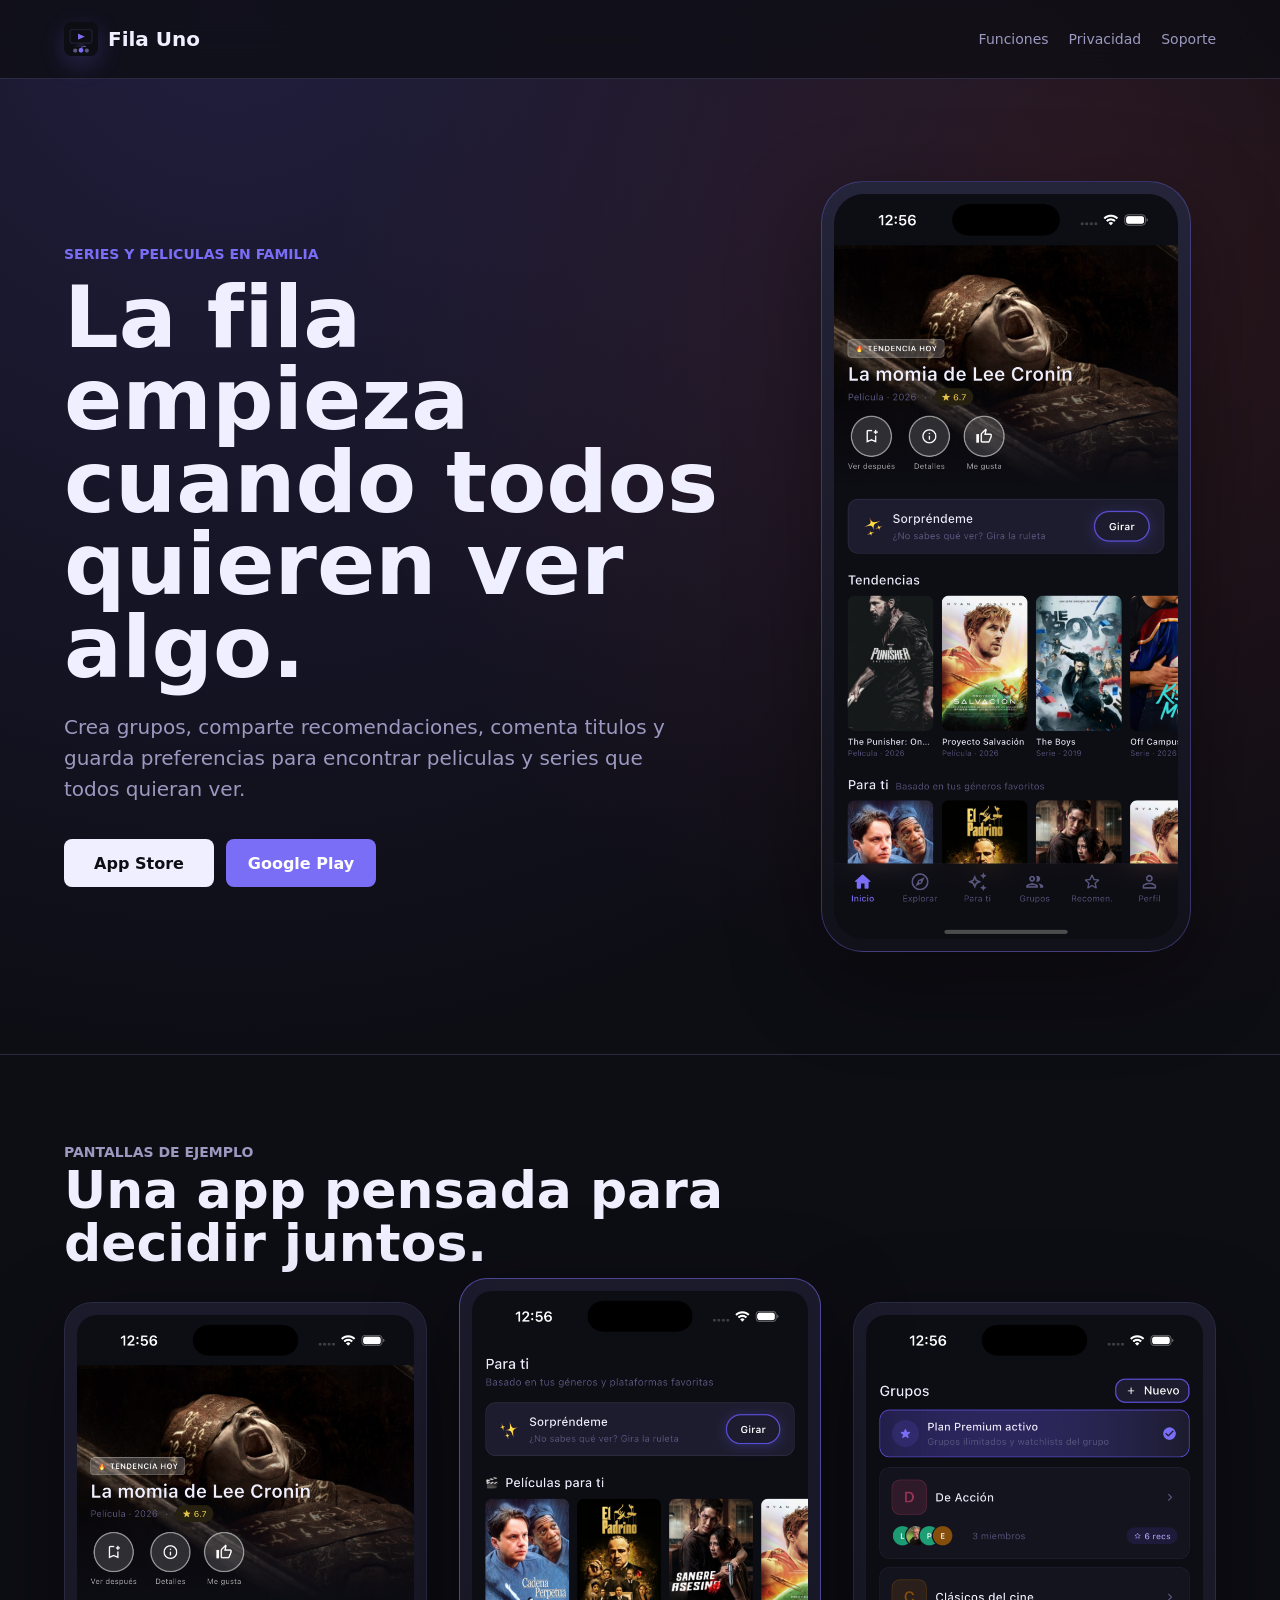
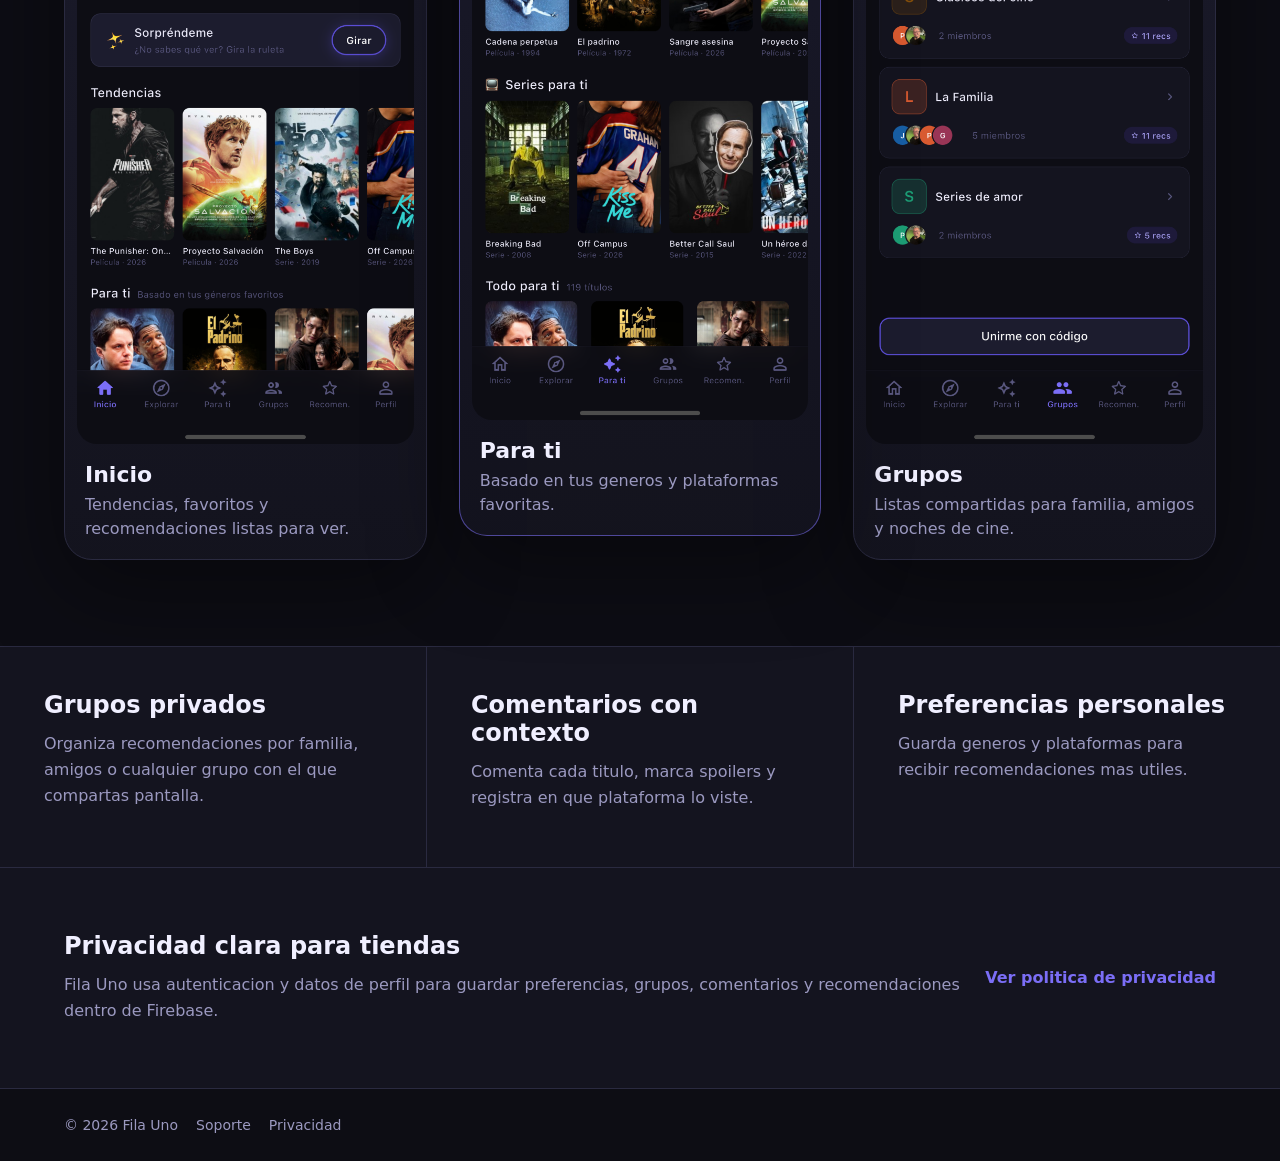
<file: index.html>
<!doctype html>
<html lang="es">
  <head>
    <meta charset="utf-8">
    <meta name="viewport" content="width=device-width, initial-scale=1">
    <meta name="description" content="Fila Uno ayuda a familias y grupos a elegir peliculas y series juntos, comentar recomendaciones y organizar que ver.">
    <title>Fila Uno - Series y peliculas en familia</title>
    <link rel="stylesheet" href="styles.css">
  </head>
  <body>
    <header class="site-header">
      <a class="brand" href="./" aria-label="Fila Uno">
        <img class="brand-icon" src="assets/app-icon.png" alt="">
        <span>Fila Uno</span>
      </a>
      <nav class="nav" aria-label="Principal">
        <a href="#funciones">Funciones</a>
        <a href="privacy.html">Privacidad</a>
        <a href="support.html">Soporte</a>
      </nav>
    </header>

    <main>
      <section class="hero">
        <div class="hero-copy">
          <p class="eyebrow">Series y peliculas en familia</p>
          <h1>La fila empieza cuando todos quieren ver algo.</h1>
          <p class="lead">
            Crea grupos, comparte recomendaciones, comenta titulos y guarda
            preferencias para encontrar peliculas y series que todos quieran ver.
          </p>
          <div class="store-row">
            <a class="store-button" href="#" aria-label="Disponible proximamente en App Store">App Store</a>
            <a class="store-button" href="#" aria-label="Disponible proximamente en Google Play">Google Play</a>
          </div>
        </div>

        <div class="hero-device" aria-label="Captura de pantalla de Fila Uno">
          <img src="assets/screenshot-home.png" alt="Pantalla de inicio de Fila Uno con tendencias y recomendaciones">
        </div>
      </section>

      <section class="screens" aria-labelledby="screens-title">
        <div class="section-heading">
          <p class="eyebrow">Pantallas de ejemplo</p>
          <h2 id="screens-title">Una app pensada para decidir juntos.</h2>
        </div>

        <div class="screen-grid">
          <article class="screenshot-card">
            <img src="assets/screenshot-home.png" alt="Inicio de Fila Uno con titulo destacado y tendencias">
            <div>
              <h3>Inicio</h3>
              <p>Tendencias, favoritos y recomendaciones listas para ver.</p>
            </div>
          </article>

          <article class="screenshot-card featured-shot">
            <img src="assets/screenshot-for-you.png" alt="Pantalla Para ti de Fila Uno con peliculas y series sugeridas">
            <div>
              <h3>Para ti</h3>
              <p>Basado en tus generos y plataformas favoritas.</p>
            </div>
          </article>

          <article class="screenshot-card">
            <img src="assets/screenshot-groups.png" alt="Pantalla de grupos de Fila Uno con grupos privados y recomendaciones">
            <div>
              <h3>Grupos</h3>
              <p>Listas compartidas para familia, amigos y noches de cine.</p>
            </div>
          </article>
        </div>
      </section>

      <section id="funciones" class="features">
        <article>
          <h2>Grupos privados</h2>
          <p>Organiza recomendaciones por familia, amigos o cualquier grupo con el que compartas pantalla.</p>
        </article>
        <article>
          <h2>Comentarios con contexto</h2>
          <p>Comenta cada titulo, marca spoilers y registra en que plataforma lo viste.</p>
        </article>
        <article>
          <h2>Preferencias personales</h2>
          <p>Guarda generos y plataformas para recibir recomendaciones mas utiles.</p>
        </article>
      </section>

      <section class="privacy-callout">
        <div>
          <h2>Privacidad clara para tiendas</h2>
          <p>
            Fila Uno usa autenticacion y datos de perfil para guardar preferencias,
            grupos, comentarios y recomendaciones dentro de Firebase.
          </p>
        </div>
        <a class="text-link" href="privacy.html">Ver politica de privacidad</a>
      </section>
    </main>

    <footer class="footer">
      <span>© 2026 Fila Uno</span>
      <a href="support.html">Soporte</a>
      <a href="privacy.html">Privacidad</a>
    </footer>
  </body>
</html>
</file>
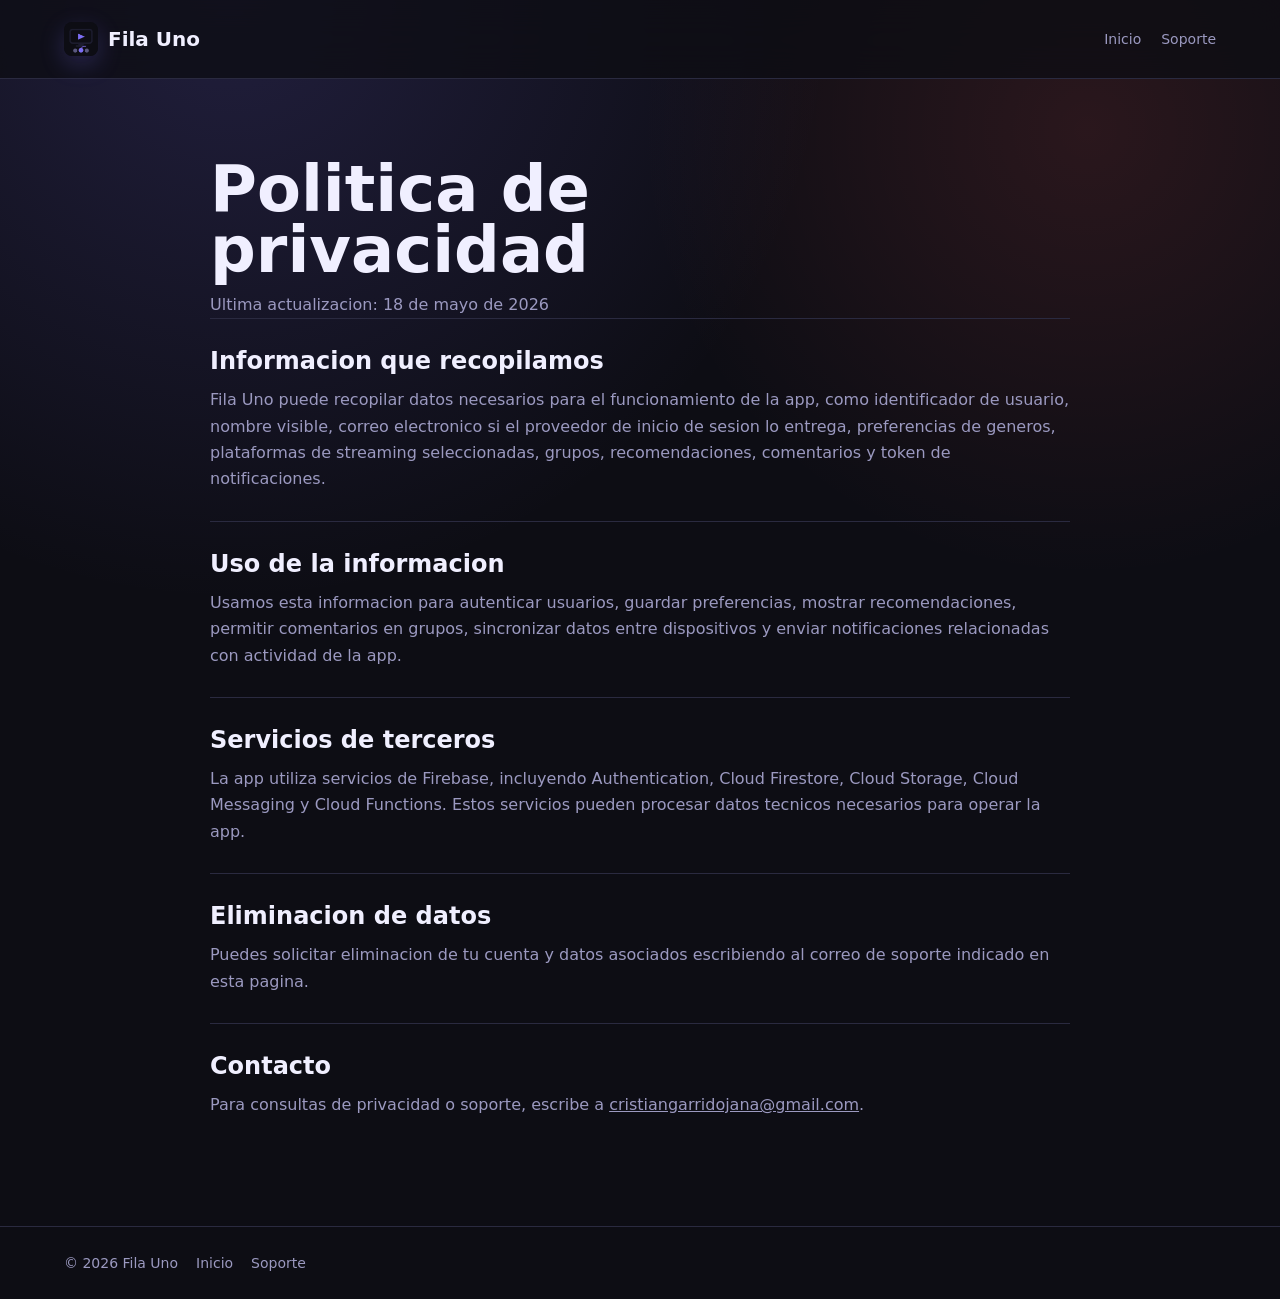
<file: privacy.html>
<!doctype html>
<html lang="es">
  <head>
    <meta charset="utf-8">
    <meta name="viewport" content="width=device-width, initial-scale=1">
    <meta name="description" content="Politica de privacidad de Fila Uno.">
    <title>Politica de privacidad - Fila Uno</title>
    <link rel="stylesheet" href="styles.css">
  </head>
  <body>
    <header class="site-header">
      <a class="brand" href="./">
        <img class="brand-icon" src="assets/app-icon.png" alt="">
        <span>Fila Uno</span>
      </a>
      <nav class="nav" aria-label="Principal">
        <a href="./">Inicio</a>
        <a href="support.html">Soporte</a>
      </nav>
    </header>

    <main class="page">
      <h1>Politica de privacidad</h1>
      <p class="updated">Ultima actualizacion: 18 de mayo de 2026</p>

      <section>
        <h2>Informacion que recopilamos</h2>
        <p>
          Fila Uno puede recopilar datos necesarios para el funcionamiento de la app,
          como identificador de usuario, nombre visible, correo electronico si el
          proveedor de inicio de sesion lo entrega, preferencias de generos,
          plataformas de streaming seleccionadas, grupos, recomendaciones,
          comentarios y token de notificaciones.
        </p>
      </section>

      <section>
        <h2>Uso de la informacion</h2>
        <p>
          Usamos esta informacion para autenticar usuarios, guardar preferencias,
          mostrar recomendaciones, permitir comentarios en grupos, sincronizar datos
          entre dispositivos y enviar notificaciones relacionadas con actividad de la app.
        </p>
      </section>

      <section>
        <h2>Servicios de terceros</h2>
        <p>
          La app utiliza servicios de Firebase, incluyendo Authentication,
          Cloud Firestore, Cloud Storage, Cloud Messaging y Cloud Functions. Estos
          servicios pueden procesar datos tecnicos necesarios para operar la app.
        </p>
      </section>

      <section>
        <h2>Eliminacion de datos</h2>
        <p>
          Puedes solicitar eliminacion de tu cuenta y datos asociados escribiendo al
          correo de soporte indicado en esta pagina.
        </p>
      </section>

      <section>
        <h2>Contacto</h2>
        <p>
          Para consultas de privacidad o soporte, escribe a
          <a href="mailto:cristiangarridojana@gmail.com">cristiangarridojana@gmail.com</a>.
        </p>
      </section>
    </main>

    <footer class="footer">
      <span>© 2026 Fila Uno</span>
      <a href="./">Inicio</a>
      <a href="support.html">Soporte</a>
    </footer>
  </body>
</html>
</file>
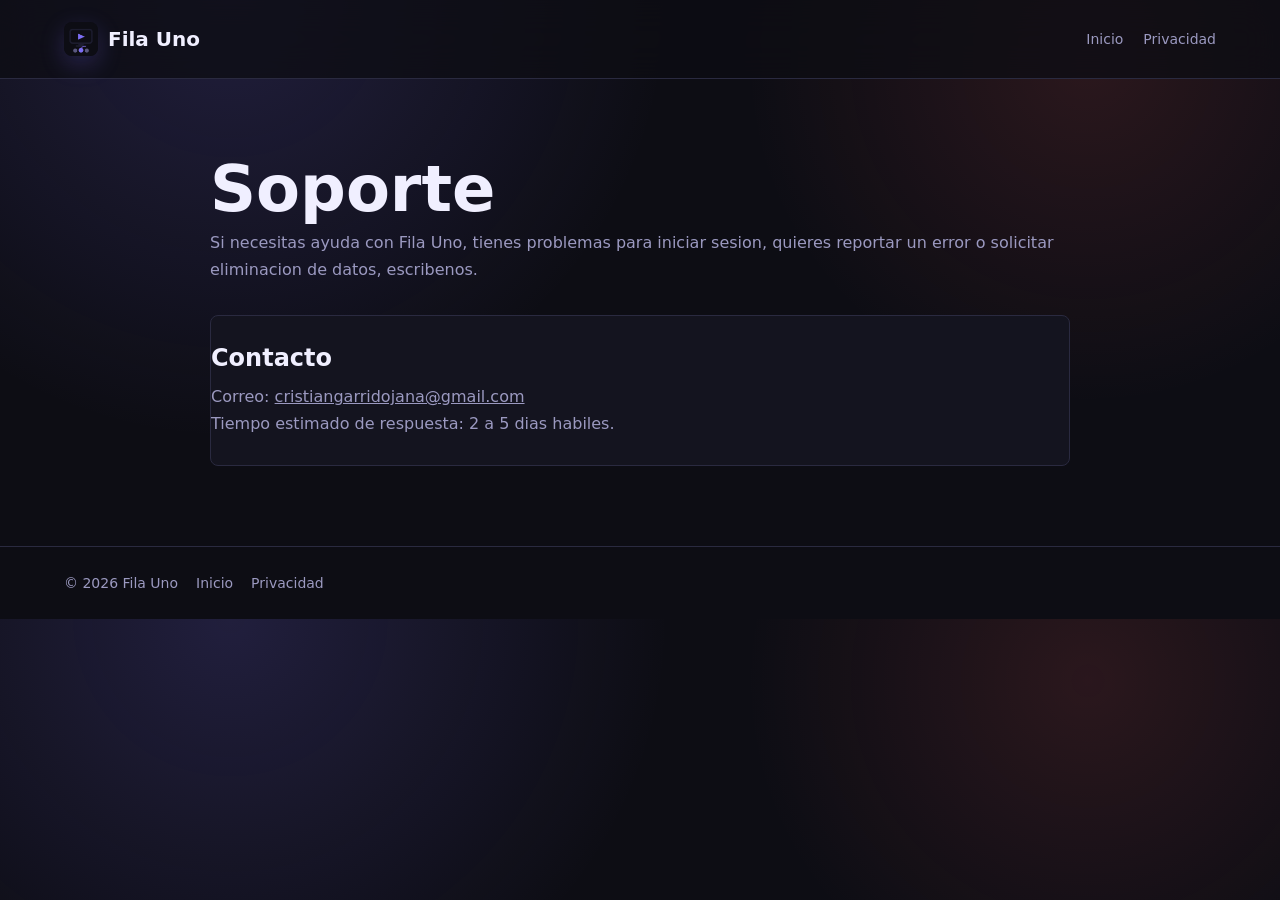
<file: support.html>
<!doctype html>
<html lang="es">
  <head>
    <meta charset="utf-8">
    <meta name="viewport" content="width=device-width, initial-scale=1">
    <meta name="description" content="Soporte de Fila Uno.">
    <title>Soporte - Fila Uno</title>
    <link rel="stylesheet" href="styles.css">
  </head>
  <body>
    <header class="site-header">
      <a class="brand" href="./">
        <img class="brand-icon" src="assets/app-icon.png" alt="">
        <span>Fila Uno</span>
      </a>
      <nav class="nav" aria-label="Principal">
        <a href="./">Inicio</a>
        <a href="privacy.html">Privacidad</a>
      </nav>
    </header>

    <main class="page">
      <h1>Soporte</h1>
      <p>
        Si necesitas ayuda con Fila Uno, tienes problemas para iniciar sesion,
        quieres reportar un error o solicitar eliminacion de datos, escribenos.
      </p>

      <section class="contact-card">
        <h2>Contacto</h2>
        <p>
          Correo:
          <a href="mailto:cristiangarridojana@gmail.com">cristiangarridojana@gmail.com</a>
        </p>
        <p>Tiempo estimado de respuesta: 2 a 5 dias habiles.</p>
      </section>
    </main>

    <footer class="footer">
      <span>© 2026 Fila Uno</span>
      <a href="./">Inicio</a>
      <a href="privacy.html">Privacidad</a>
    </footer>
  </body>
</html>
</file>
<file: styles.css>
:root {
  color-scheme: dark;
  --bg: #0d0d14;
  --ink: #f0efff;
  --muted: #9b99c0;
  --soft: #5a5880;
  --line: #2a2a40;
  --panel: #14141f;
  --panel-2: #1c1c2e;
  --accent: #7b6ef6;
  --accent-dark: #5b4ed4;
  --accent-soft: #1e1a3a;
  --accent-text: #b0a8ff;
  --support: #ff5e5b;
  --gold: #e8c44a;
  --green: #4ecb8a;
  --shadow: 0 28px 90px rgba(0, 0, 0, 0.42);
}

* {
  box-sizing: border-box;
}

body {
  margin: 0;
  background:
    radial-gradient(circle at 18% 0%, rgba(123, 110, 246, 0.18), transparent 36%),
    radial-gradient(circle at 85% 10%, rgba(255, 94, 91, 0.12), transparent 28%),
    var(--bg);
  color: var(--ink);
  font-family: Inter, ui-sans-serif, system-ui, -apple-system, BlinkMacSystemFont, "Segoe UI", sans-serif;
}

a {
  color: inherit;
}

.site-header {
  display: flex;
  align-items: center;
  justify-content: space-between;
  gap: 24px;
  padding: 22px clamp(20px, 5vw, 72px);
  background: rgba(13, 13, 20, 0.78);
  border-bottom: 1px solid var(--line);
  backdrop-filter: blur(18px);
}

.brand {
  display: inline-flex;
  align-items: center;
  gap: 10px;
  font-weight: 800;
  text-decoration: none;
  font-size: 20px;
}

.brand-icon {
  width: 34px;
  height: 34px;
  object-fit: cover;
  border-radius: 8px;
  box-shadow: 0 8px 24px rgba(123, 110, 246, 0.24);
}

.nav {
  display: flex;
  align-items: center;
  gap: 20px;
  color: var(--muted);
  font-size: 14px;
}

.nav a,
.footer a,
.text-link {
  text-decoration: none;
}

.nav a:hover,
.footer a:hover,
.text-link:hover {
  color: var(--accent);
}

.hero {
  display: grid;
  grid-template-columns: minmax(0, 1fr) minmax(300px, 420px);
  gap: clamp(28px, 6vw, 80px);
  align-items: center;
  padding: clamp(48px, 8vw, 104px) clamp(20px, 5vw, 72px);
  min-height: 720px;
}

.eyebrow {
  margin: 0 0 14px;
  color: var(--accent);
  font-size: 14px;
  font-weight: 800;
  text-transform: uppercase;
}

h1 {
  margin: 0;
  max-width: 760px;
  font-size: clamp(44px, 7vw, 86px);
  line-height: 0.96;
  letter-spacing: 0;
}

.lead {
  max-width: 640px;
  margin: 24px 0 0;
  color: var(--muted);
  font-size: 20px;
  line-height: 1.55;
}

.store-row {
  display: flex;
  flex-wrap: wrap;
  gap: 12px;
  margin-top: 34px;
}

.store-button {
  display: inline-flex;
  align-items: center;
  justify-content: center;
  min-width: 150px;
  min-height: 48px;
  border-radius: 8px;
  background: var(--ink);
  color: #0d0d14;
  font-weight: 700;
  text-decoration: none;
}

.store-button:nth-child(2) {
  background: var(--accent);
  color: white;
}

.hero-device {
  justify-self: center;
  width: min(100%, 370px);
  padding: 12px;
  border: 1px solid rgba(123, 110, 246, 0.35);
  border-radius: 42px;
  background: linear-gradient(180deg, #24243a, #11111a);
  box-shadow: var(--shadow);
}

.hero-device img {
  display: block;
  width: 100%;
  height: auto;
  border-radius: 30px;
}

.features {
  display: grid;
  grid-template-columns: repeat(3, 1fr);
  gap: 1px;
  background: var(--line);
  border-top: 1px solid var(--line);
  border-bottom: 1px solid var(--line);
}

.features article {
  min-height: 220px;
  padding: clamp(26px, 4vw, 44px);
  background: var(--panel);
}

.features h2,
.privacy-callout h2,
.page h2,
.section-heading h2 {
  margin: 0 0 12px;
  font-size: 24px;
}

.features p,
.privacy-callout p,
.page p,
.section-heading p {
  margin: 0;
  color: var(--muted);
  line-height: 1.65;
}

.screens {
  padding: clamp(38px, 7vw, 86px) clamp(20px, 5vw, 72px);
  border-top: 1px solid var(--line);
}

.section-heading {
  max-width: 780px;
  margin-bottom: 32px;
}

.section-heading h2 {
  font-size: clamp(30px, 5vw, 52px);
  line-height: 1.02;
}

.screen-grid {
  display: grid;
  grid-template-columns: repeat(3, minmax(0, 1fr));
  gap: clamp(18px, 3vw, 32px);
  align-items: start;
}

.screenshot-card {
  padding: 12px;
  border: 1px solid var(--line);
  border-radius: 28px;
  background: linear-gradient(180deg, rgba(28, 28, 46, 0.92), rgba(20, 20, 31, 0.92));
  box-shadow: var(--shadow);
}

.screenshot-card img {
  display: block;
  width: 100%;
  aspect-ratio: 1284 / 2778;
  object-fit: cover;
  border-radius: 20px;
}

.screenshot-card div {
  padding: 18px 8px 6px;
}

.screenshot-card h3 {
  margin: 0 0 6px;
  font-size: 22px;
}

.screenshot-card p {
  margin: 0;
  color: var(--muted);
  line-height: 1.5;
}

.featured-shot {
  transform: translateY(-24px);
  border-color: rgba(123, 110, 246, 0.55);
}

.privacy-callout {
  display: flex;
  justify-content: space-between;
  gap: 24px;
  align-items: center;
  padding: clamp(32px, 5vw, 64px) clamp(20px, 5vw, 72px);
  background: var(--panel);
}

.text-link {
  color: var(--accent);
  font-weight: 800;
  white-space: nowrap;
}

.footer {
  display: flex;
  align-items: center;
  gap: 18px;
  padding: 28px clamp(20px, 5vw, 72px);
  color: var(--muted);
  border-top: 1px solid var(--line);
  font-size: 14px;
}

.page {
  width: min(860px, calc(100% - 40px));
  margin: 0 auto;
  padding: clamp(44px, 7vw, 80px) 0;
}

.page h1 {
  font-size: clamp(38px, 6vw, 64px);
  margin-bottom: 10px;
}

.updated {
  margin-bottom: 42px;
}

.page section {
  padding: 28px 0;
  border-top: 1px solid var(--line);
}

.contact-card {
  margin-top: 32px;
  padding: 28px;
  border: 1px solid var(--line);
  border-radius: 8px;
  background: var(--panel);
}

@media (max-width: 820px) {
  .site-header {
    align-items: flex-start;
    flex-direction: column;
  }

  .hero {
    grid-template-columns: 1fr;
    min-height: 0;
  }

  .phone {
    width: min(100%, 330px);
  }

  .features {
    grid-template-columns: 1fr;
  }

  .screen-grid {
    grid-template-columns: 1fr;
  }

  .featured-shot {
    transform: none;
  }

  .privacy-callout {
    align-items: flex-start;
    flex-direction: column;
  }
}

@media (max-width: 520px) {
  .nav {
    width: 100%;
    justify-content: space-between;
    gap: 12px;
  }

  .store-button {
    width: 100%;
  }
}
</file>
